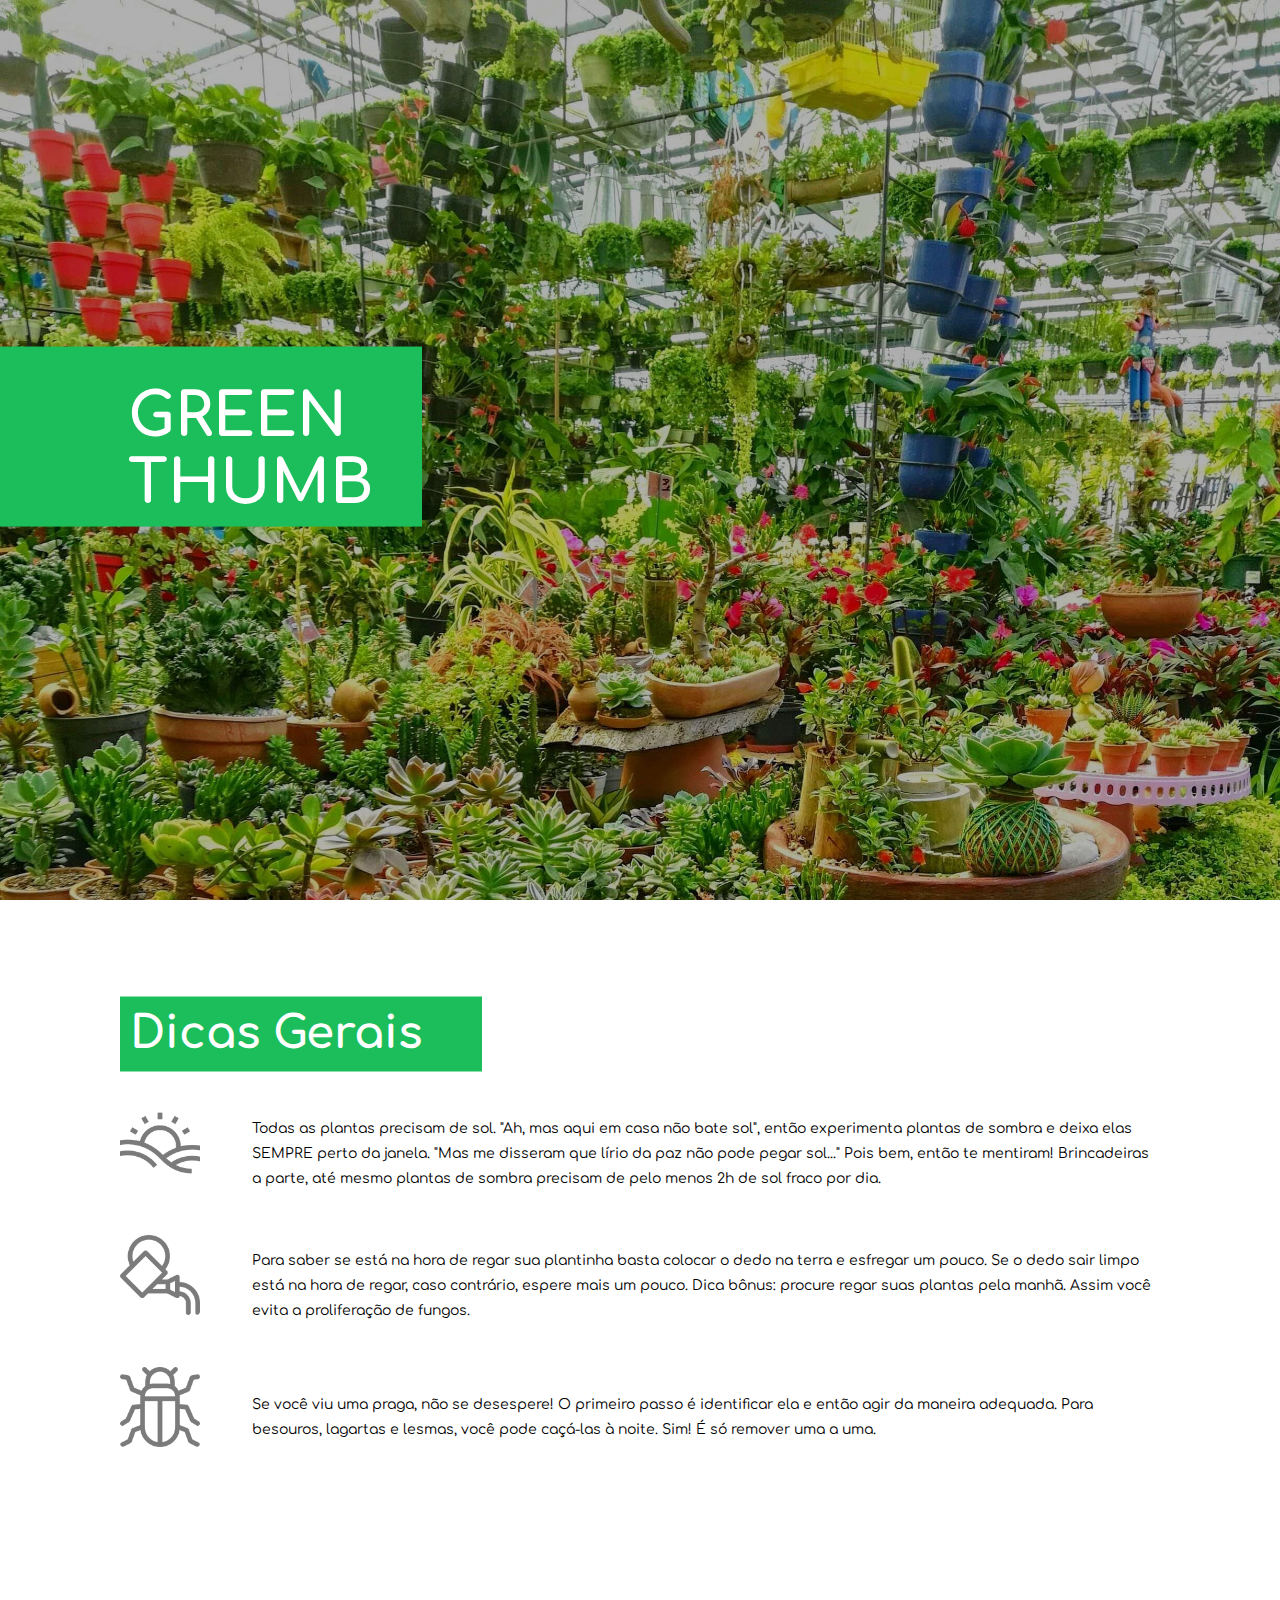
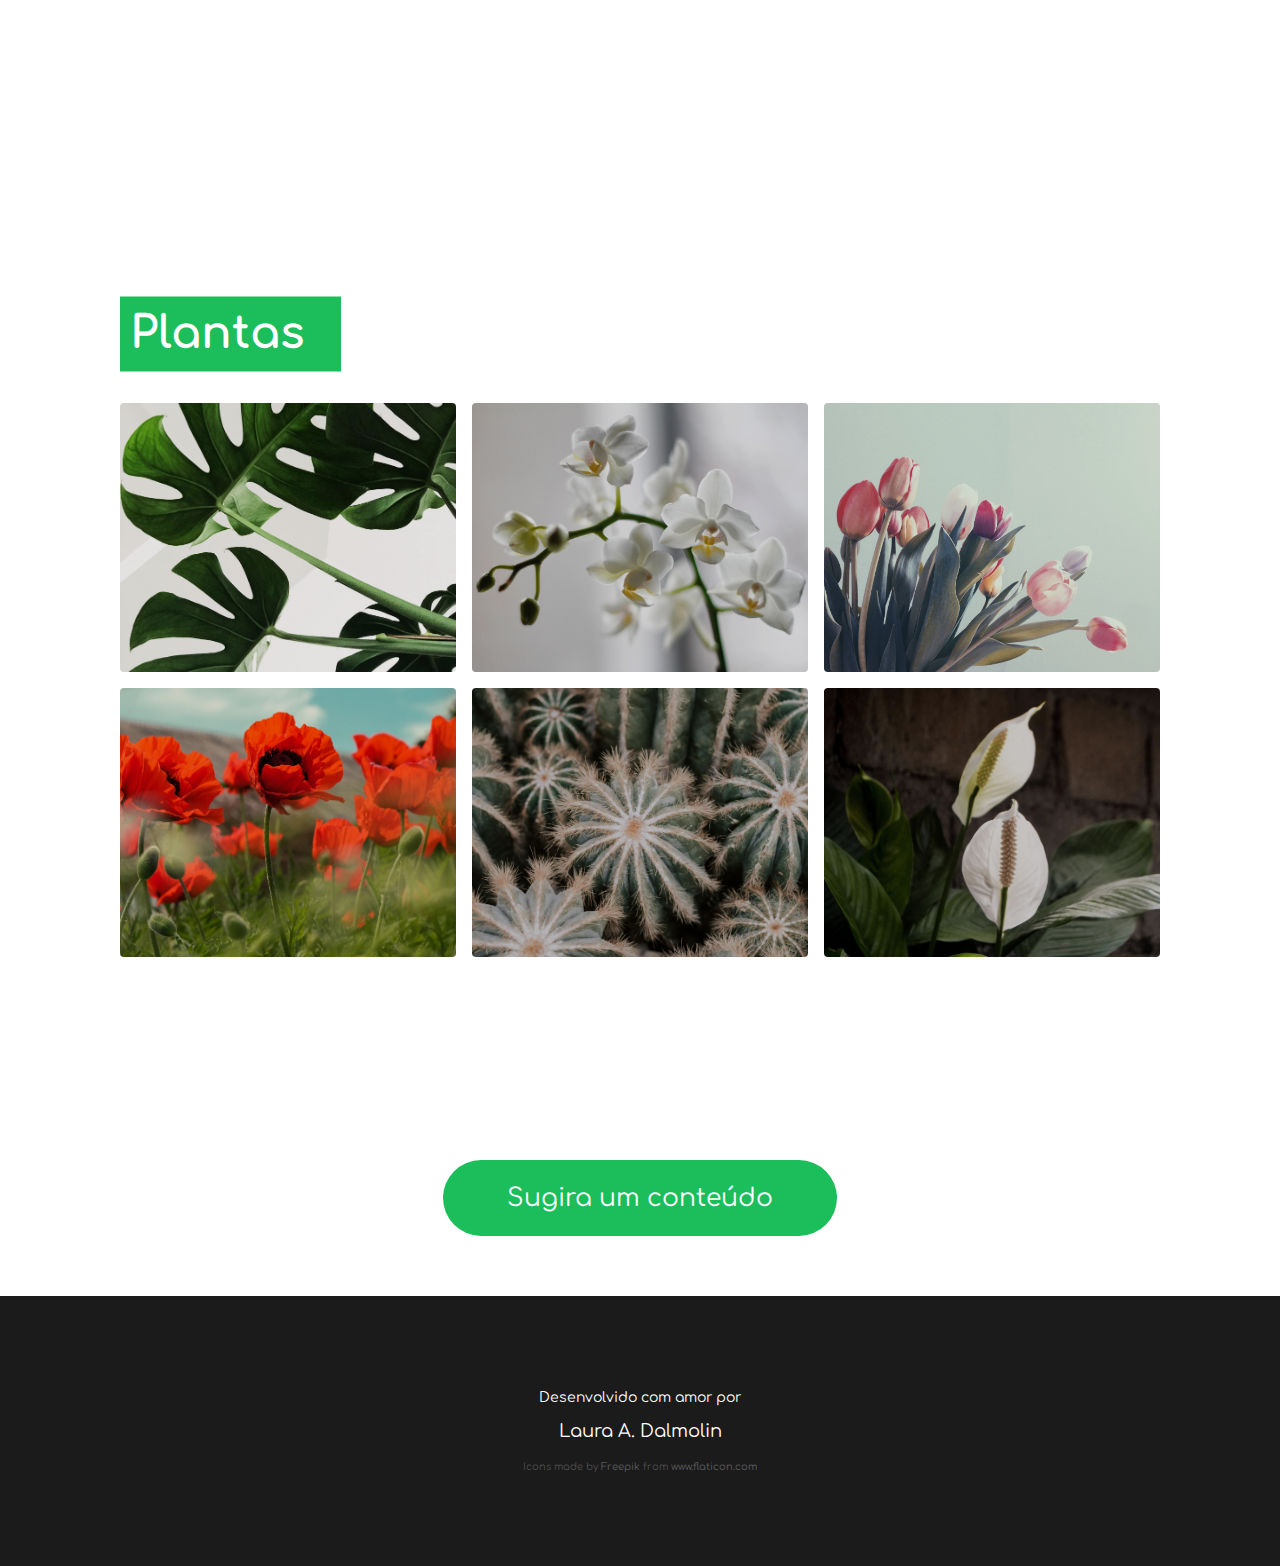
<file: index.html>
<!DOCTYPE html>
<html>
  <head>
    <meta charset="UTF-8">
    <meta name="viewport" content="width=device-width, initial-scale=1.0">
    <meta http-equiv="X-UA-Compatible" content="ie=edge">

    <link rel="stylesheet" href="styles/main.css">
    
    <link rel="preconnect" href="https://fonts.googleapis.com">
    <link rel="preconnect" href="https://fonts.gstatic.com" crossorigin>
    <link href="https://fonts.googleapis.com/css2?family=Comfortaa:wght@300;400;500;600;700&display=swap" rel="stylesheet">
    
    <link rel="shortcut icon" type="image/jpg" href="assets/favicon.ico">

    <title>Green Thumb</title>
  </head>
  <body>
    <nav class="nav nav--hidden">
      <div class="nav__main">
        <img src="assets/leaf.png" alt="Green Thumb logo" class="nav__logo" id="logo"/>
        <span class="nav__logo-text">Green Thumb</span>
      </div>
      <ul class="nav__links">
        <li class="nav__item">
          <a class="nav__link" href="#section--1">Dicas Gerais</a>
        </li>
        <li class="nav__item">
          <a class="nav__link" href="#section--2">Plantas</a>
        </li>
        <li class="nav__item">
          <a class="nav__link nav__highlight" href="form.html">Sugira um conteúdo</a>
        </li>
      </ul>
    </nav>
    <header class="header">
      <div class="header__background header__background--main"></div>
      <div class="header__logo">
        <span class="header__logo-text">
          GREEN THUMB
          <div class="header__logo-text--decoration"></div>
        </span>
      </div>
    </header>
    <main>
      <section id="section--1" class="section">
        <h3 class="section-title">
          Dicas Gerais
          <span class="section-title__decoration"></span>
        </h3>
        <div class="tips-container">
          <img src="assets/sunset.png" class="tip-image"/>
          <span class="tip-text">
            Todas as plantas precisam de sol. 
            "Ah, mas aqui em casa não bate sol", então experimenta plantas de sombra e deixa elas SEMPRE perto da janela.
            "Mas me disseram que lírio da paz não pode pegar sol..." Pois bem, então te mentiram! Brincadeiras a parte,
            até mesmo plantas de sombra precisam de pelo menos 2h de sol fraco por dia.
          </span>
          <img src="assets/watering-can.png" class="tip-image"/>
          <span class="tip-text">
            Para saber se está na hora de regar sua plantinha basta colocar o dedo na terra e esfregar um pouco.
            Se o dedo sair limpo está na hora de regar, caso contrário, espere mais um pouco. 
            Dica bônus: procure regar suas plantas pela manhã. Assim você evita a proliferação de fungos.
          </span>
          <img src="assets/beetle.png" class="tip-image">
          <span class="tip-text">
            Se você viu uma praga, não se desespere! O primeiro passo é identificar ela e então agir da maneira adequada.
            Para besouros, lagartas e lesmas, você pode caçá-las à noite. Sim! É só remover uma a uma.
          </span>
        </div>
      </section>
      <section id="section--2" class="section">
        <h3 class="section-title">
          Plantas
          <span class="section-title__decoration"></span>
        </h3>
        <div class="plant-gallery">
          <img class="plant-gallery--image" src="assets/monstera.jpg"/>
          <img class="orchid plant-gallery--special-image plant-gallery--image" src="assets/orchid.jpg">
          <img class="plant-gallery--image" src="assets/tulip.jpg"/>
          <img class="plant-gallery--image" src="assets/poppy.jpg"/>
          <img class="plant-gallery--image" src="assets/cactus.jpg"/>
          <img class="plant-gallery--image" src="assets/lily.jpg"/>
        </div>
      </section>
      <section class="section--suggestion">
        <a href="form.html" class="btn-suggestion">Sugira um conteúdo</a>
      </section>
    </main>
  </body>
  <footer class="footer">
    <div class="author-credits">Desenvolvido com amor por</div>
    <a class="author-contact-info" target="_blank" href="author.html">Laura A. Dalmolin</a>
    <div class="credits">Icons made by <a class="link" target="_blank" href="https://www.freepik.com" title="Freepik">Freepik</a> from <a class="link" target="_blank" href="https://www.flaticon.com/" title="Flaticon">www.flaticon.com</a></div>
  </footer>
  <script src="scripts/main.js"></script>
</html>
</file>
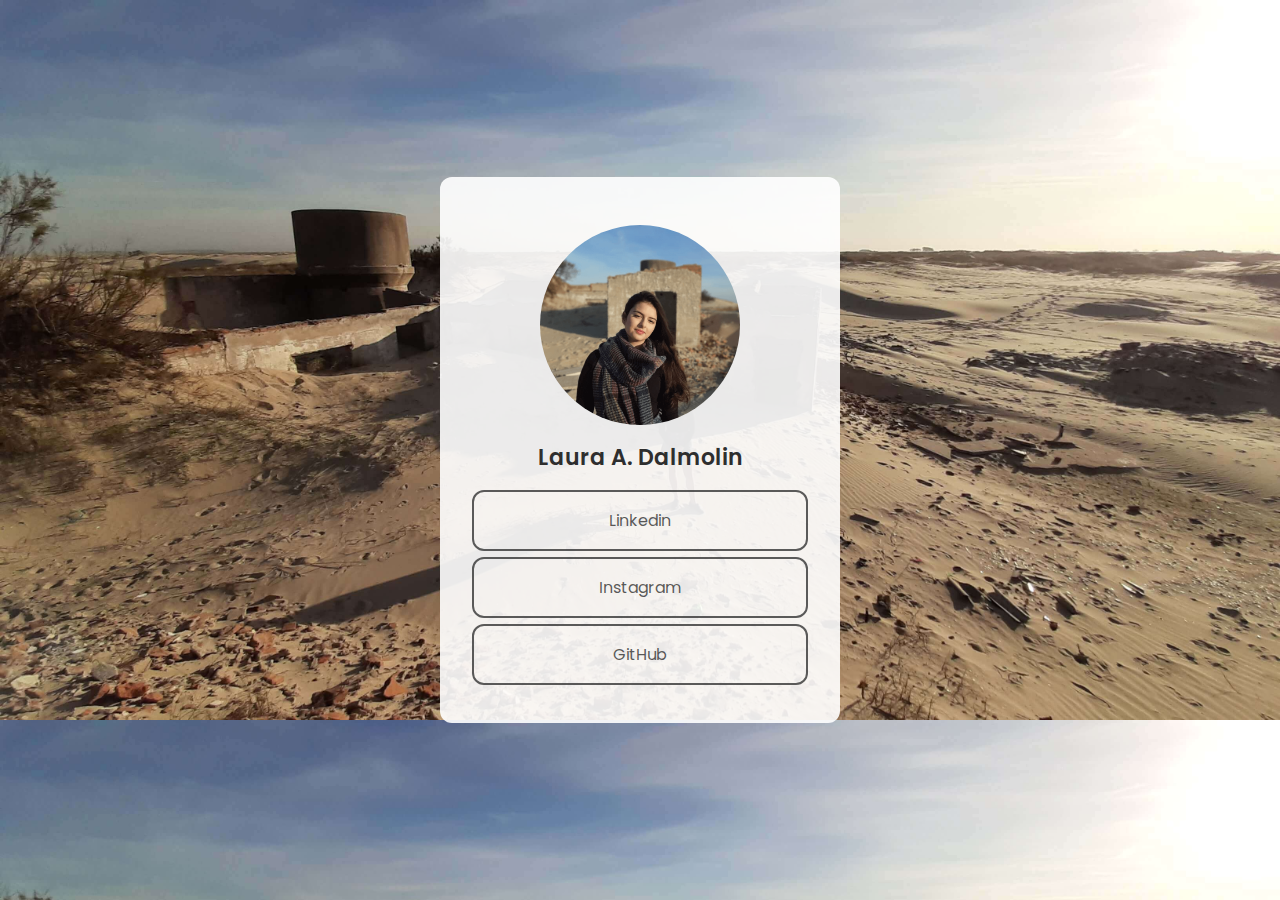
<file: author.html>
<!DOCTYPE html>
<html>
  <head>
    <title>Laura A. Dalmolin</title>
    <link rel="stylesheet" href="styles/author.css">
    <link rel="preconnect" href="https://fonts.googleapis.com">
    <link rel="preconnect" href="https://fonts.gstatic.com" crossorigin>
    <link href="https://fonts.googleapis.com/css2?family=Poppins:ital,wght@0,100;0,200;0,300;0,400;0,500;0,600;0,700;0,800;0,900;1,100;1,200;1,300;1,400;1,500;1,600;1,700;1,800;1,900&display=swap" rel="stylesheet">
  </head>
  <body>
    <div class="info-container">
      <img src="assets/profile2.png" class="profile-image">
      <span class="author-name">Laura A. Dalmolin</span>
      <a href="https://www.linkedin.com/in/lauraadalmolin/" target="_blank" class="info-button">
        <span>Linkedin</span>
      </a>
      <a href="https://www.instagram.com/lauraadalmolin/" target="_blank" class="info-button">
        Instagram
      </a>
      <a href="https://github.com/lauraadalmolin" target="_blank" class="info-button">
        GitHub
      </a>
    </div>
  </body>
</html>
</file>
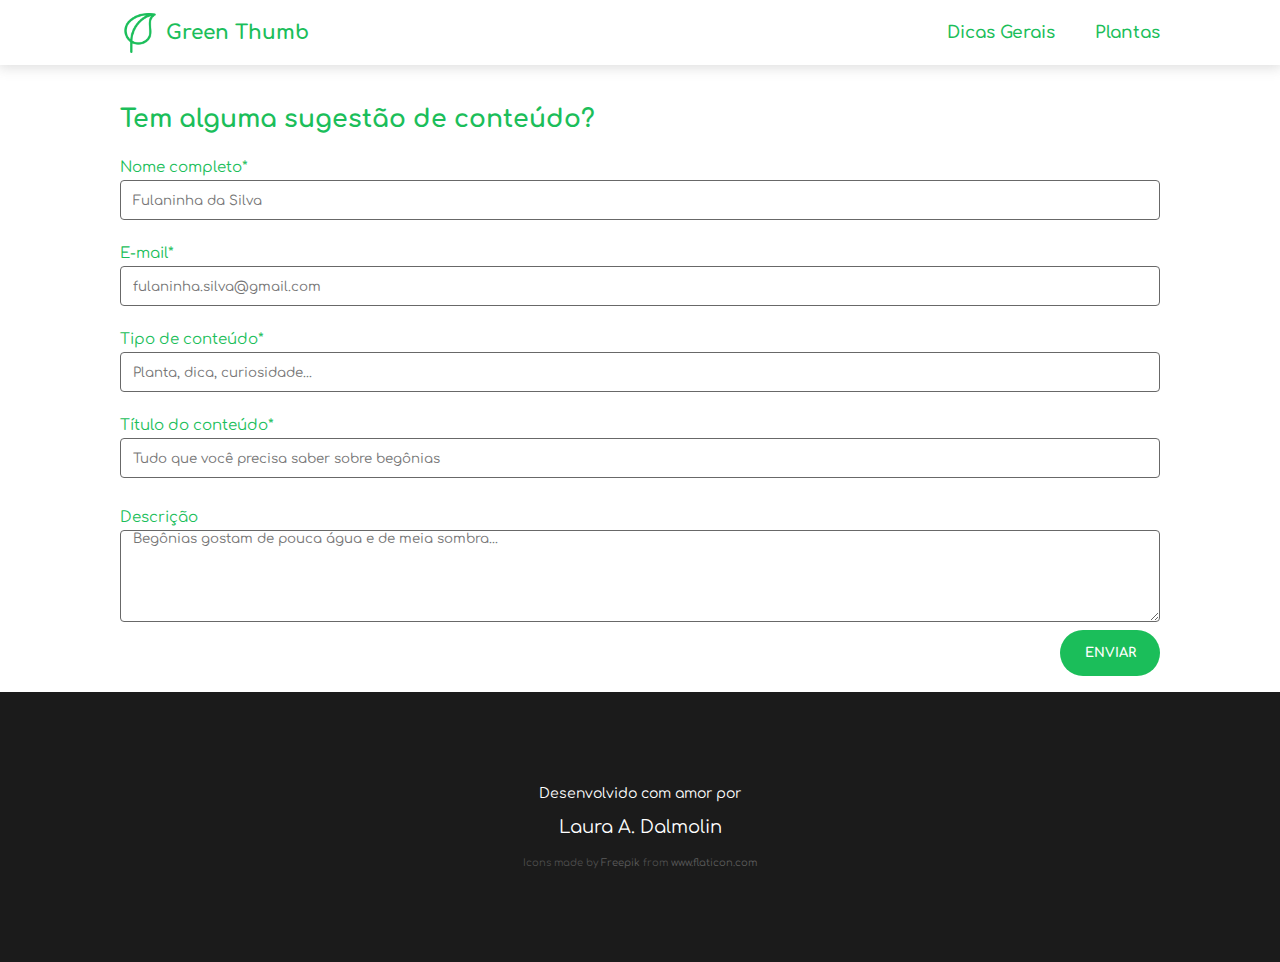
<file: form.html>
<!DOCTYPE html>
<html>
  <head>
    <meta charset="UTF-8">
    <meta name="viewport" content="width=device-width, initial-scale=1.0">
    <meta http-equiv="X-UA-Compatible" content="ie=edge">

    <link rel="stylesheet" href="styles/main.css">
    <link rel="stylesheet" href="styles/form.css">
    
    <link rel="preconnect" href="https://fonts.googleapis.com">
    <link rel="preconnect" href="https://fonts.gstatic.com" crossorigin>
    <link href="https://fonts.googleapis.com/css2?family=Comfortaa:wght@300;400;500;600;700&display=swap" rel="stylesheet">
    
    <link rel="shortcut icon" type="image/jpg" href="assets/favicon.ico">

    <title>Green Thumb</title>
  </head>
  <body>
    <nav class="nav">
      <div class="nav__main">
        <img src="assets/leaf.png" alt="Green Thumb logo" class="nav__logo" id="logo"/>
        <a href="index.html" class="nav__logo-text">Green Thumb</a>
      </div>
      <ul class="nav__links">
        <li class="nav__item">
          <a class="nav__link" href="index.html#section--1">Dicas Gerais</a>
        </li>
        <li class="nav__item">
          <a class="nav__link" href="index.html#section--2">Plantas</a>
        </li>
      </ul>
    </nav>
    <main class="main-container">
      <h1 class="form-title">Tem alguma sugestão de conteúdo?</h1>
      <form class="form">
        <div class="input-container">
          <span class="input-title">Nome completo*</span>
          <input id="name" class="lad-input lad-input--simple" placeholder="Fulaninha da Silva">
          <span class="input-error__message hidden">Esse campo é obrigatório</span>
        </div>
        <div class="input-container">
          <span class="input-title">E-mail*</span>
          <input id="email" class="lad-input lad-input--simple" placeholder="fulaninha.silva@gmail.com">
          <span class="input-error__message email-error hidden">Informe um e-mail válido</span>
        </div>
        <div class="input-container">
          <span class="input-title">Tipo de conteúdo*</span>
          <input id="content-type" class="lad-input lad-input--simple" placeholder="Planta, dica, curiosidade...">
          <span class="input-error__message hidden">Esse campo é obrigatório</span>
        </div>
        <div class="input-container">
          <span class="input-title">Título do conteúdo*</span>
          <input id="content-title" class="lad-input lad-input--simple" placeholder="Tudo que você precisa saber sobre begônias">
          <span class="input-error__message hidden">Esse campo é obrigatório</span>
        </div>
        <div class="input-container">
          <span class="input-title lad-input--large">Descrição</span>
          <textarea id="content-description" class="lad-input" placeholder="Begônias gostam de pouca água e de meia sombra..." rows="6"></textarea>
        </div>
        
        <span class="submit-button">Enviar</span>
      </form>
    </main>
  </body>
  <footer class="footer">
    <div class="author-credits">Desenvolvido com amor por</div>
    <a class="author-contact-info" target="_blank" href="author.html">Laura A. Dalmolin</a>
    <div class="credits">Icons made by <a class="link" target="_blank" href="https://www.freepik.com" title="Freepik">Freepik</a> from <a class="link" target="_blank" href="https://www.flaticon.com/" title="Flaticon">www.flaticon.com</a></div>
  </footer>
  <script src="scripts/form-validator.js"></script>
</html>
</file>
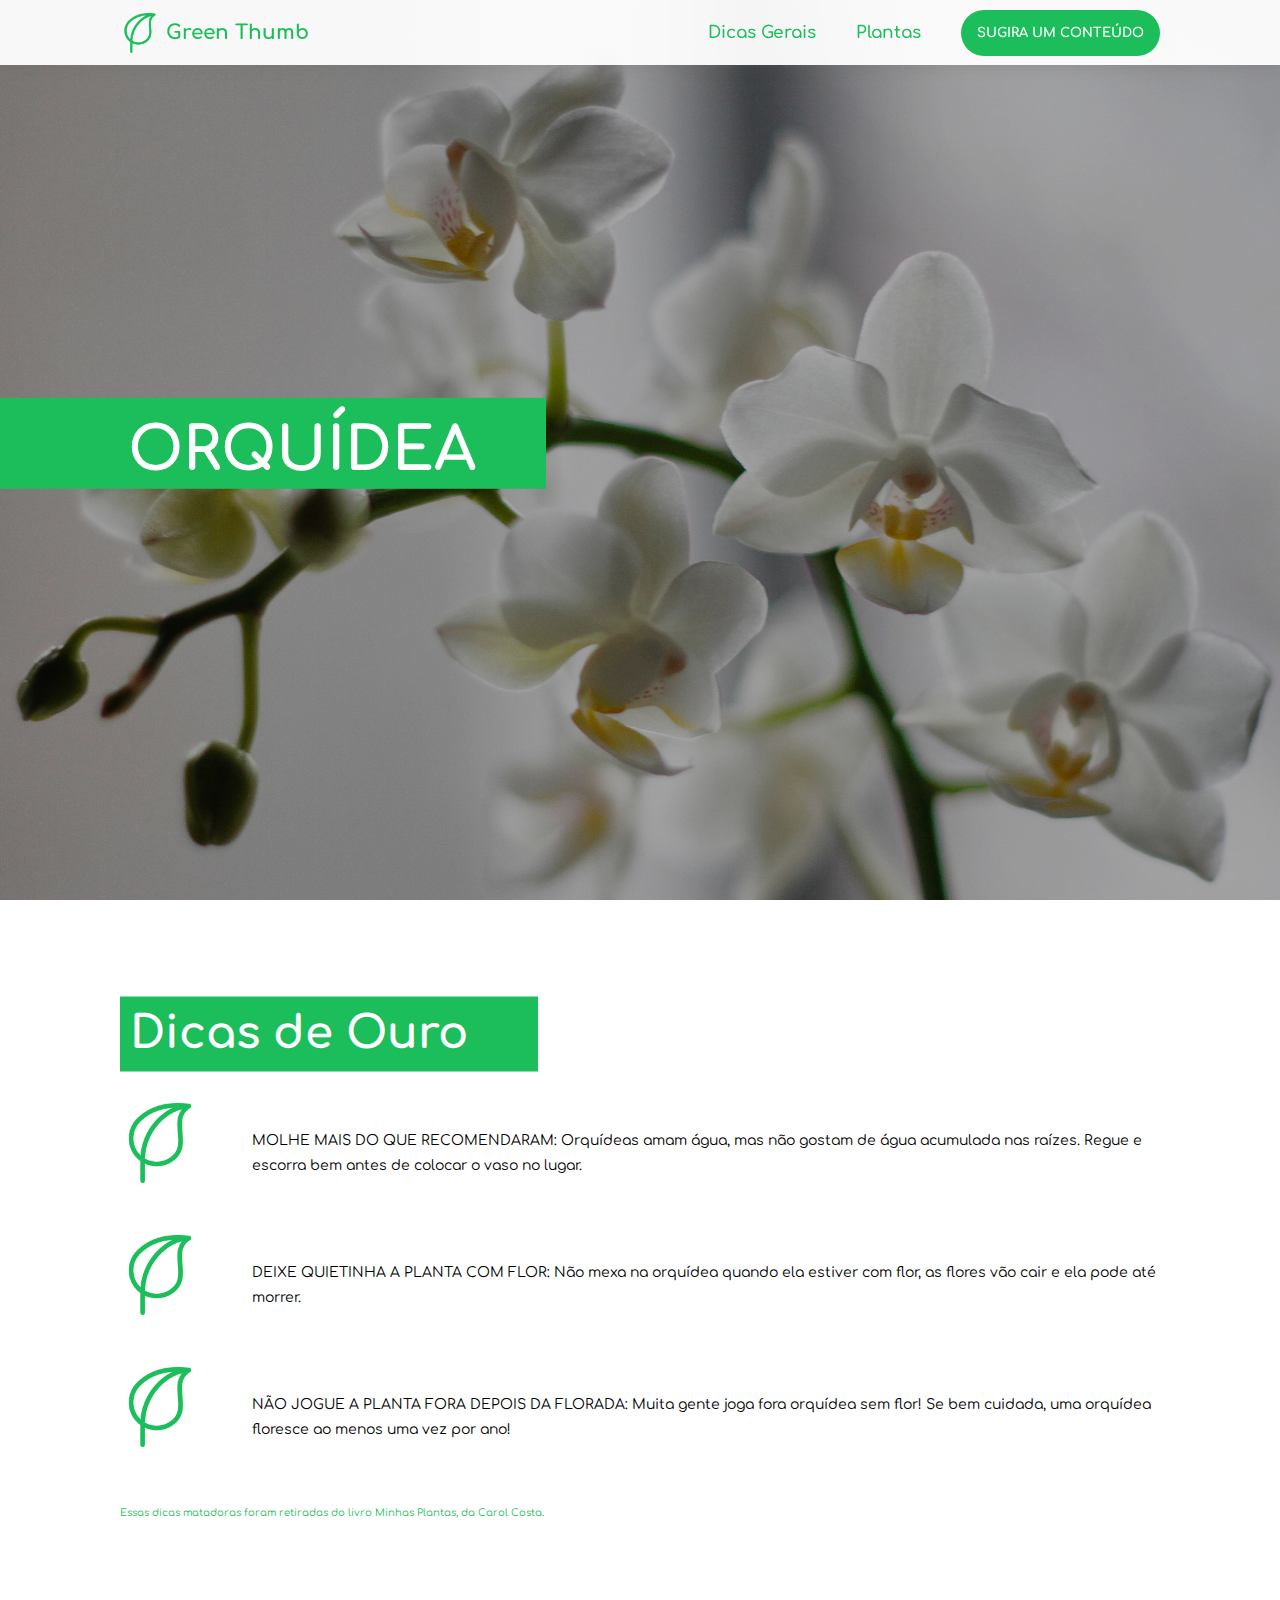
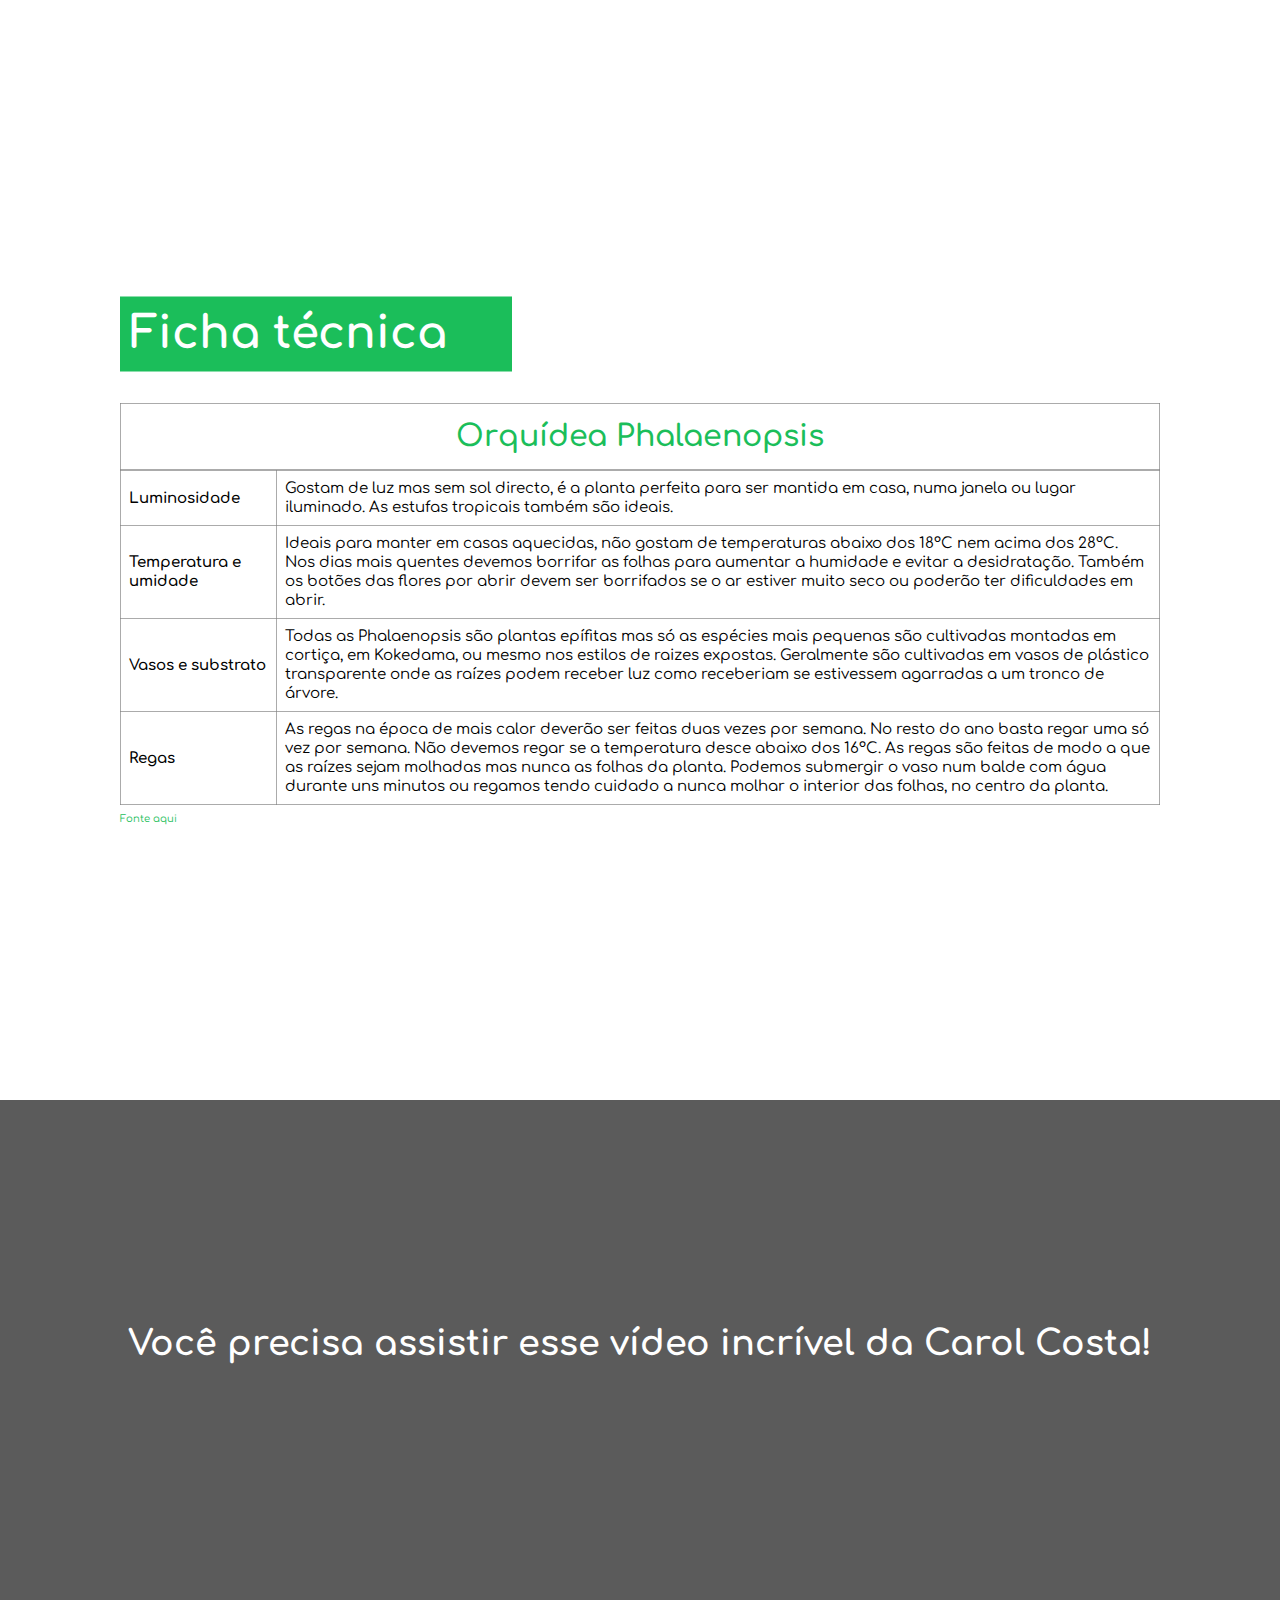
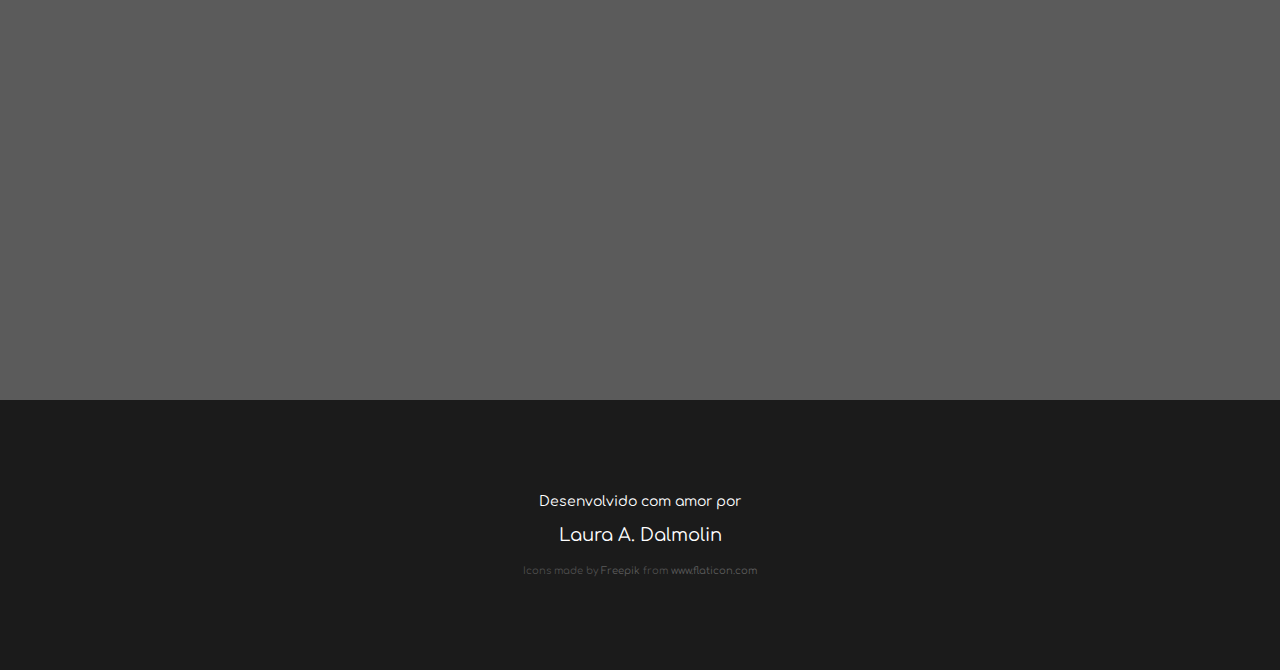
<file: plant-detail.html>
<!DOCTYPE html>
<html>

<head>
  <meta charset="UTF-8">
  <meta name="viewport" content="width=device-width, initial-scale=1.0">
  <meta http-equiv="X-UA-Compatible" content="ie=edge">

  <link rel="stylesheet" href="styles/main.css">
  <link rel="stylesheet" href="styles/form.css">
  <link rel="stylesheet" href="styles/plant-detail.css">

  <link rel="preconnect" href="https://fonts.googleapis.com">
  <link rel="preconnect" href="https://fonts.gstatic.com" crossorigin>
  <link href="https://fonts.googleapis.com/css2?family=Comfortaa:wght@300;400;500;600;700&display=swap"
    rel="stylesheet">

  <link rel="shortcut icon" type="image/jpg" href="assets/favicon.ico">

  <title>Green Thumb</title>
</head>

<body>
  <nav class="nav sticky">
    <div class="nav__main">
      <img src="assets/leaf.png" alt="Green Thumb logo" class="nav__logo" id="logo" />
      <a href="index.html" class="nav__logo-text">Green Thumb</a>
    </div>
    <ul class="nav__links">
      <li class="nav__item">
        <a class="nav__link" href="index.html#section--1">Dicas Gerais</a>
      </li>
      <li class="nav__item">
        <a class="nav__link" href="index.html#section--2">Plantas</a>
      </li>
      <li class="nav__item">
        <a class="nav__link nav__highlight" href="form.html">Sugira um conteúdo</a>
      </li>
    </ul>
  </nav>
  <header class="header"> 
    <div class="header__background header__background--detail"></div>
    <div class="header__logo">
      <span class="header__logo-text">
        ORQUÍDEA
        <div class="header__logo-text--decoration"></div>
      </span>
    </div>
  </header>
  <main>
    <section id="section--1" class="section">
      <h3 class="section-title">
        Dicas de Ouro
        <span class="section-title__decoration"></span>
      </h3>
      <div class="tips-container">
        <img src="assets/leaf.png" class="tip-image" />
        <span class="tip-text">
          MOLHE MAIS DO QUE RECOMENDARAM:
          Orquídeas amam água, mas não gostam de água acumulada nas raízes.
          Regue e escorra bem antes de colocar o vaso no lugar.
        </span>
        <img src="assets/leaf.png" class="tip-image" />
        <span class="tip-text">
          DEIXE QUIETINHA A PLANTA COM FLOR:
          Não mexa na orquídea quando ela estiver com flor, as flores vão cair e ela pode até morrer.
        </span>
        <img src="assets/leaf.png" class="tip-image">
        <span class="tip-text">
          NÃO JOGUE A PLANTA FORA DEPOIS DA FLORADA:
          Muita gente joga fora orquídea sem flor! Se bem cuidada, uma orquídea floresce ao menos uma vez por ano!
        </span>
      </div>

      <span style="padding-top: 32px;" class="reference">Essas dicas matadoras foram retiradas do livro Minhas Plantas, da Carol Costa.</span>
    </section>
    <section id="section--2" class="section">
      <h3 class="section-title">
        Ficha técnica
        <span class="section-title__decoration"></span>
      </h3>
      <table class="table-title">
        <thead>
          <tr>
            <td class="align-center">
              Orquídea Phalaenopsis
            </td>
          </tr>
        </thead>
      </table>
      <table class="table">
        <tbody>
          <tr>
            <td class="row-label">Luminosidade</td>
            <td>Gostam de luz mas sem sol directo, é a planta perfeita para ser mantida em casa, numa janela ou lugar iluminado. As estufas tropicais também são ideais.</td>
          </tr>
          <tr>
            <td class="row-label">Temperatura e umidade</td>
            <td>Ideais para manter em casas aquecidas, não gostam de temperaturas abaixo dos 18ºC nem acima dos 28ºC. Nos dias mais quentes devemos borrifar as folhas para aumentar a humidade e evitar a desidratação. Também os botões das flores por abrir devem ser borrifados se o ar estiver muito seco ou poderão ter dificuldades em abrir.</td>
          </tr>
          <tr>
            <td class="row-label">Vasos e substrato</td>
            <td>Todas as Phalaenopsis são plantas epífitas mas só as espécies mais pequenas são cultivadas montadas em cortiça, em Kokedama, ou mesmo nos estilos de raizes expostas.
            Geralmente são cultivadas em vasos de plástico transparente onde as raízes podem receber luz como receberiam se estivessem agarradas a um tronco de árvore. </td>
          </tr>
          <tr>
            <td class="row-label">Regas</td>
            <td>As regas na época de mais calor deverão ser feitas duas vezes por semana. No resto do ano basta regar uma só vez por semana. Não devemos regar se a temperatura desce abaixo dos 16ºC. As regas são feitas de modo a que as raízes sejam molhadas mas nunca as folhas da planta.
            Podemos submergir o vaso num balde com água durante uns minutos ou regamos tendo cuidado a nunca molhar o interior das folhas, no centro da planta.</td>
          </tr>
        </tbody>
      </table>
      <a target="_blank" href="https://luso-bonsai.com/post-publicacoes?id_cs_blog_post=105&rewrite=ficha-tecnica-phalaenopsis&category_parent=51" class="reference">Fonte aqui</a>
    </section>
    <section id="section--3" class="section">
      <h1 id="video-label">Você precisa assistir esse vídeo incrível da Carol Costa!</h1>
      <iframe width="560" height="315" src="https://www.youtube.com/embed/YTZUwMKLffc" title="YouTube video player"
        frameborder="0" allow="accelerometer; autoplay; clipboard-write; encrypted-media; gyroscope; picture-in-picture"
        allowfullscreen></iframe>
    </section>
  </main>
</body>
<footer class="footer">
  <div class="author-credits">Desenvolvido com amor por</div>
  <a class="author-contact-info" target="_blank" href="author.html">Laura A. Dalmolin</a>
  <div class="credits">Icons made by <a class="link" target="_blank" href="https://www.freepik.com"
      title="Freepik">Freepik</a> from <a class="link" target="_blank" href="https://www.flaticon.com/"
      title="Flaticon">www.flaticon.com</a></div>
</footer>
</html>
</file>
<file: styles/main.css>
* {
  margin: 0;
  padding: 0;
  box-sizing: inherit;
}

html {
  font-size: 62.5%;
  box-sizing: border-box;
}

body {
  font-family: 'Comfortaa', cursive;
  top: 0;
  left: 0;
  right: 100vw;
  bottom: 100vh;
}

:root {
  --primary-green: rgb(27, 190, 90);
  --primary-hover: rgb(10, 175, 74);
  --secondary-green: rgb(0, 110, 42);
  --warning: rgb(250, 75, 75);
}

.header {
  height: 100vh;
  display: grid;
  grid-template-rows: 100vh;
  grid-template-columns: 2fr 3fr;
  column-gap: 64px;
  padding: 0 2% 0 10%;
  color: white;
  position: relative;
}

.header__background {
  position: absolute;
  top: 0;
  left: 0;
  width: 100%;
  height: 100%;
  z-index: -6;
  background-size: cover;
  filter: brightness(70%);
}

.header__background--main {
  background-image: url('../assets/background-2.jpg');
}

.header__background--detail {
  background-image: url('../assets/orchid.jpg');
}

.header__logo {
  display: flex;
  align-items: center;
  justify-content: flex-start;
}

.header__logo-text {
  font-size: 6rem;
  font-weight: 800;
  width: min-content;
  position: relative;
}

.header__logo-text--decoration {
  background-color: var(--primary-green);
  position: absolute;
  width: 220%;
  left: -100%;
  height: 135%;
  top: 40%;
  transform: translateY(-50%);
  z-index: -2;
}

.nav {
  display: flex;
  justify-content: space-between;
  align-items: center;
  height: 6.5rem;
  width: 100%;
  padding: 0 12rem;
  z-index: 100;
  box-shadow: 0 1px 12px 2px rgba(94, 94, 94, 0.199);
}

.nav--hidden {
  display: none;
}

.nav.sticky {
  position: fixed;
  background-color: rgba(255, 255, 255, 0.95);
}

.nav__main {
  display: flex;
  align-items: center;
}

.nav__logo {
  height: 4rem;
  transition: all 0.3s;
}

.nav__logo-text {
  cursor: pointer;
  text-decoration: none;
  margin-left: 6px;
  font-size: 2rem;
  font-weight: 700;
  color: var(--primary-green);
}

.nav__links {
  display: flex;
  align-items: center;
  list-style: none;
}

.nav__item {
  margin-left: 4rem;
}

.nav__link:link,
.nav__link:visited {
  padding: 0;
  font-size: 1.7rem;
  font-weight: 600;
  color: var(--primary-green);
  text-decoration: none;
  display: block;
  /* transition: all 0.3s; */
}

.nav__highlight:link,
.nav__highlight:visited {
  padding: 16px;
  font-size: 1.3rem;
  font-weight: 800;
  background-color: var(--primary-green);
  color: white;
  text-transform: uppercase;
  border-radius: 48px;
}

.nav__highlight:hover {
  background-color: var(--primary-hover);
}

.section {
  padding: 8rem 12rem 0;
  min-height: 100vh;
  padding-bottom: 16px;
}

.section-title {
  display: block;
  font-size: 4.5rem;
  padding: 12px 0 12px 10px;
  color: white;
  position: relative;
  margin: 16px 0 32px;
  width: fit-content;
  /* border-bottom: 2px solid red; */
}

.section-title__decoration {
  position: absolute;
  height: 100%;
  width: 120%;
  background-color: var(--primary-green);
  left: 0;
  bottom: 50%;
  transform: translateY(50%);
  z-index: -5;
}

.tip-image {
  width: 8rem;
  height: 8rem;
  border-radius: 4px;
}

.tips-container {
  display: grid;
  grid-template-rows: repeat(3, 100px);
  grid-template-columns: 100px 1fr;
  row-gap: 32px;
  column-gap: 32px;
}

.tip-text {
  display: flex;
  align-items: center;
  justify-content: flex-start;
  font-size: 14px;
  line-height: 2.5rem;
}

.plant-gallery {
  display: grid;
  grid-template-columns: repeat(3, 1fr);
  grid-template-rows: repeat(2, 1fr);
  row-gap: 16px;
  column-gap: 16px;
}

.plant-gallery--image {
  width: 100%;
  max-height: 400px;
  border-radius: 4px;
  transition: transform 0.5s;
  filter: brightness(90%);
}

.plant-gallery--special-image {
  cursor: pointer;
}

.plant-gallery--image:hover {
  z-index: 10;
  transform: scale(1.05);
  filter: brightness(100%)
}

.section--suggestion {
  display: flex;
  align-items: center;
  justify-content: center;
  height: min-content;
}

.btn-suggestion {
  background-color: var(--primary-green);
  color: white;
  padding: 24px 64px;
  width: fit-content;
  font-size: 2.5rem;
  margin: 6rem;
  border-radius: 48px;
  cursor: pointer;
  text-decoration: none;
}

.btn-suggestion:hover {
  transform: translateY(-3px);
  box-shadow: 0 10px 20px rgba(0, 0, 0, 0.2);
}

.btn-suggestion:active {
  transform: translateY(-1px);
  box-shadow: 0 5px 10px rgba(0, 0, 0, 0.2);
}

.footer {
  display: flex;
  flex-direction: column;
  align-items: center;
  justify-content: center;
  background-color: rgb(27, 27, 27);
  height: 30vh;
  color: white;
}

.author-credits {
  font-size: 14px;
  padding-bottom: 16px;
}

.author-contact-info {
  cursor: pointer;
  text-decoration: none;
  color: white;
  font-size: 18px;
  padding-bottom: 8px;
}

.author-contact-info:hover{
  color: var(--primary-green);
}

.credits {
  color:rgb(78, 78, 78);
  margin-top: 12px;
  font-size: 10px;
}

.link {
  text-decoration: none;
  color:rgb(92, 92, 92);
  cursor: pointer;
}
</file>
<file: styles/author.css>
body {
  margin: 0;
  padding: 0;
  background-image: url('../assets/beach.jpg');
  background-size: cover;
  font-family: 'Poppins';
}

.info-container {
  position: absolute;
  left: 50%;
  top: 50%;
  transform: translate(-50%, -50%);
  display: flex;
  flex-direction: column;
  align-items: center;
  background-color: rgba(255, 255, 255, 0.9);
  padding: 32px;
  border-radius: 12px;
}

.profile-image {
  max-width: 200px;
  height: 200px;
  border-radius: 50%;
  margin: 16px;
}

.author-name {
  font-size: 22px;
  margin-bottom: 16px;
  color: #2e2e2e;
  font-weight: 600;
}

.info-button {
  width: 80vw;
  max-width: 300px;
  text-decoration: none;
  padding: 16px;
  border: 2px solid #2e2e2ec7;
  color: #2e2e2ec7;
  border-radius: 12px;
  margin-bottom: 6px;
  text-align: center;
  cursor: pointer;
}

.info-button:hover {
  background-color: #2e2e2ec7;
  border-color: transparent;
  color: white;
}
</file>
<file: styles/form.css>
textarea, input {
  font-family: 'Comfortaa', cursive;
}

.main-container {
  margin: 0 12rem;
  min-height: calc(100vh - 6.5rem - 30vh);
  height: 100%;  
}

.form {
  display: flex;
  flex-direction: column;
  align-items: flex-end;
  padding: 16px 0px;
}

.input-container {
  display: flex;
  flex-direction: column;
  width: 100%;
  margin-bottom: 8px;
  min-height: 7.8rem;
}

.form-title {
  color: var(--primary-green);
  margin: 4rem 0 1rem;
  padding: 0;
  font-size: 2.5rem;
}

.lad-input {
  width: 100%;
  box-sizing: border-box;
  padding-left: 12px;
  border: 1px solid rgb(104, 104, 104);
  border-radius: 4px;
}

.lad-input--simple {
  height: 4rem;
}

.lad-input--large {
  padding-top: 6px;
}

.lad-input:focus {
  outline: none;
  border: 2px solid gray;
  /* border: 1px solid rgb(218, 209, 209); */
}

.input-title {
  width: 100%;
  color: var(--primary-green);
  font-size: 1.5rem;
  padding-bottom: 4px;
}

.input-error {
  border-color: var(--warning) !important;
}

.input-error__message {
  color: var(--warning);
  font-size: 1rem;
  padding-top: 4px;
  width: 100%;
}

.submit-button {
  cursor: pointer;
  padding: 16px;
  font-size: 1.3rem;
  font-weight: 800;
  background-color: var(--primary-green);
  color: white;
  text-transform: uppercase;
  border-radius: 48px;
  width: 100px;
  text-align: center;
}

.submit-button:hover {
  background-color: var(--primary-hover);
}

.hidden {
  opacity: 0;
}
</file>
<file: styles/plant-detail.css>
.plant-details-header {
  background-image: url('../assets/sunset.png');
}

#section--3 {
  background-color: rgba(0, 0, 0, 0.644);
  display: flex;
  align-items: center;
  justify-content: center;
  flex-direction: column;
}

#video-label {
  color: white;
  font-size: 3.5rem;
  padding: 0 0 4.5rem 0;
}

iframe {
  width: 60vw;
  height: calc(60vw * 0.5625);
}


.table {
  font-size: 1.5rem;
  width: 100%;
  border: 1px solid rgba(128, 128, 128, 0.664);
  border-collapse: collapse;
  line-height: 1.9rem;
}

.table-title {
  width: 100%;
  font-size: 3rem;
  border-collapse: collapse;
  color: var(--primary-green);
  font-weight: 600;
}

td {
  border: 1px solid rgba(128, 128, 128, 0.664);
  border-collapse: collapse;
  padding: 8px;
}

.row-label {
  width: 15%;
  font-weight: 600;
}

.align-center {
  padding: 16px;
  text-align: center;
}

.reference {
  display: flex;
  width: 100%;
  align-content: flex-end;
  margin-left: auto;
  text-decoration: none;
  color: var(--primary-green);
  margin-top: 8px;
}
</file>
